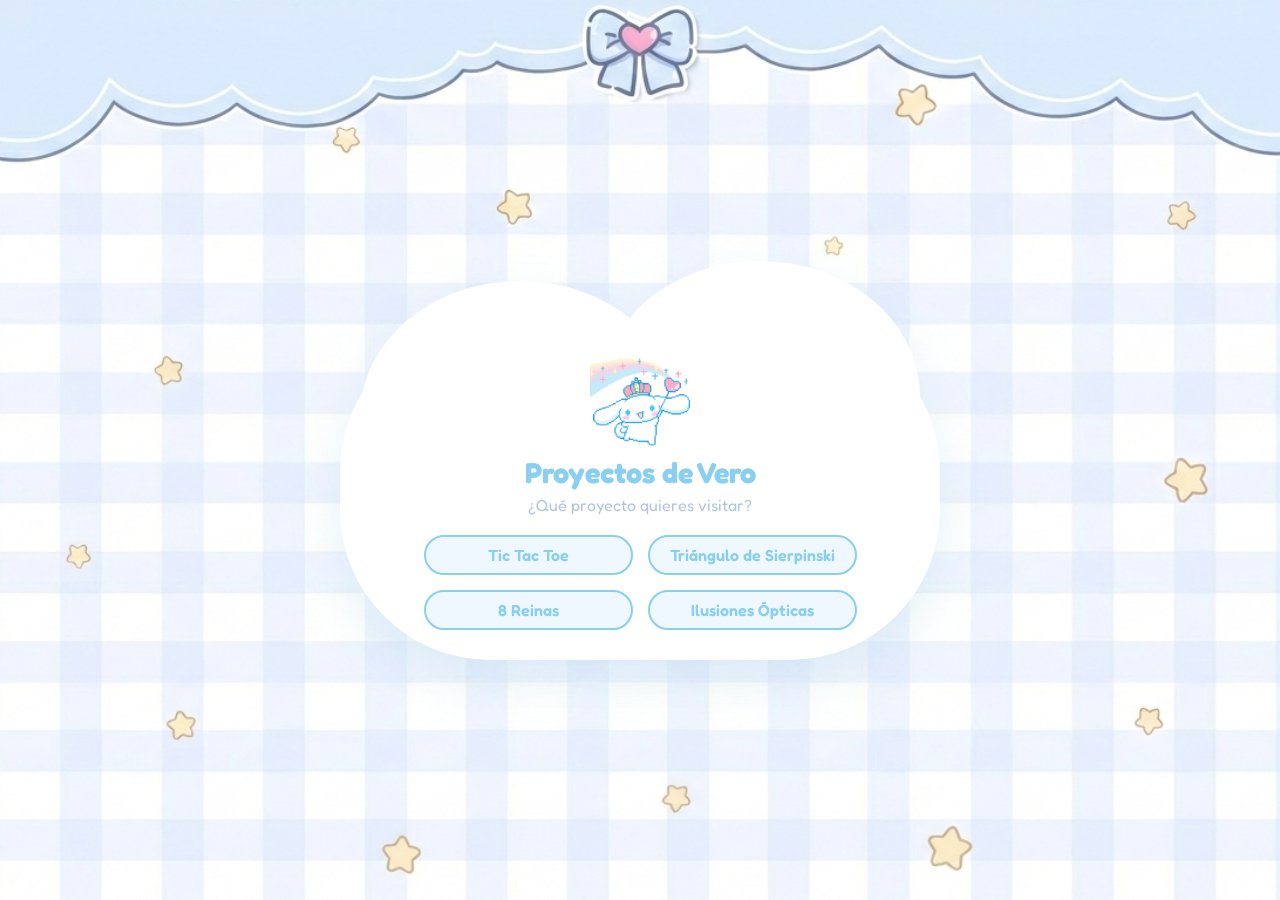
<file: index.html>
<!DOCTYPE html>
<html lang="en">

<head>
    <meta charset="UTF-8">
    <meta name="viewport" content="width=device-width, initial-scale=1.0">
    <title>Proyectos de Vero</title>
    <link href="https://fonts.googleapis.com/css2?family=Fredoka:wght@400;600&display=swap" rel="stylesheet">
    <link rel="stylesheet" href="home/css/style.css">
</head>

<body>
    <div class="cloud-wrapper">
        <div class="cloud">
            <div class="cloud-content">
                <img src="home/img/cinna.gif" alt="Gifcito del chilito morrón con una barita" class="cinna">
                <h1>Proyectos de Vero</h1>
                <p>¿Qué proyecto quieres visitar?</p>
                <div class="cloud-buttons">
                    <a href="tictactoe/index.html" class="project-link">Tic Tac Toe</a>
                    <a href="triangulo_sierpinski/index.html" class="project-link">Triángulo de Sierpinski</a>
                    <a href="8reinas/index.html" class="project-link">8 Reinas</a>
                    <a href="ilusiones/index.html" class="project-link">Ilusiones Ópticas</a>
                </div>
            </div>
        </div>
    </div>
</body>

</html>
</file>
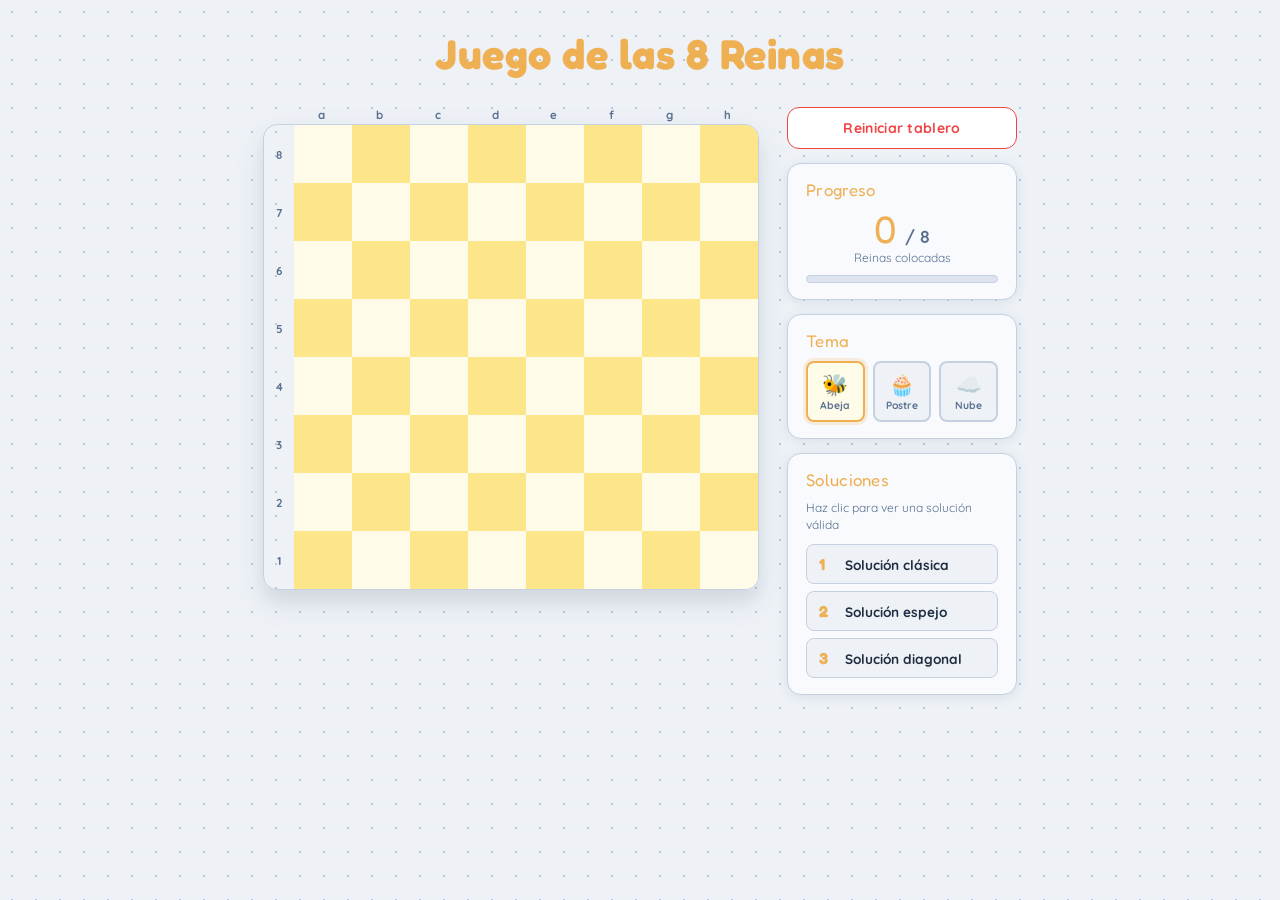
<file: 8reinas/index.html>
<!DOCTYPE html>
<html lang="es">
<head>
  <meta charset="UTF-8" />
  <meta name="viewport" content="width=device-width, initial-scale=1.0" />
  <title>8 Reinas </title>
  <link
  href="https://fonts.googleapis.com/css2?family=Fredoka+One&family=Quicksand:wght@400;700&display=swap"
  rel="stylesheet"
  />
  <link rel="stylesheet" href="css/styles.css" />
</head>

<body class="bee">

  <h1>Juego de las 8 Reinas</h1>

  <!-- Mensaje de victoria -->
  <div class="win-msg" id="winMsg">
    <span class="win-title">¡Ganaste!</span>
    <span class="win-sub">¡Ninguna reina se ataca!</span>
  </div>

  <div class="main-layout">

    <!-- TABLERO -->
    <div class="board-section">
      <div class="col-labels" id="colLabels"></div>
      <div id="board"></div>
    </div>

    <!--PANEL LATERAL -->
    <div class="panel">

       <!-- Botón reiniciar -->
      <button class="reset-btn" onclick="resetBoard()"> Reiniciar tablero</button>

      <!-- Contador -->
      <div class="card">
        <div class="card-title">Progreso</div>
        <div class="counter">
          <span class="num" id="queenCount">0</span>
          <span class="den">/ 8</span>
          <div class="counter-sub">Reinas colocadas</div>
        </div>

        <!-- Barra de progreso -->
        <div class="progress-track">
          <div class="progress-bar" id="progressBar"></div>
        </div>
      </div>

      <!-- Selector de tema -->
      <div class="card">
        <div class="card-title">Tema</div>
        <div class="theme-buttons">
          <button class="theme-btn active"
            onclick="setTheme('bee', this)"
            title="Abeja">
                🐝<span>Abeja</span>
          </button>

          <button class="theme-btn"
            onclick="setTheme('sweet', this)"
            title="Dulce">
                🧁<span>Postre</span>
          </button>

          <button class="theme-btn"
            onclick="setTheme('cloud', this)"
            title="Nube">
                ☁️<span>Nube</span>
          </button>
        </div>
      </div>

      <!-- Soluciones -->
      <div class="card">
        <div class="card-title">Soluciones</div>
        <p class="card-hint">Haz clic para ver una solución válida</p>
        <div class="solutions-list">
          <button class="sol-btn" onclick="applySolution([0,4,7,5,2,6,1,3])">
            <span class="sol-num">1</span> Solución clásica
          </button>
          <button class="sol-btn" onclick="applySolution([0,5,7,2,6,3,1,4])">
            <span class="sol-num">2</span> Solución espejo
          </button>
          <button class="sol-btn" onclick="applySolution([0,6,3,5,7,1,4,2])">
            <span class="sol-num">3</span> Solución diagonal
          </button>
        </div>
      </div>

    </div>
  </div>

  <script src="js/functions.js"></script>
</body>
</html>
</file>
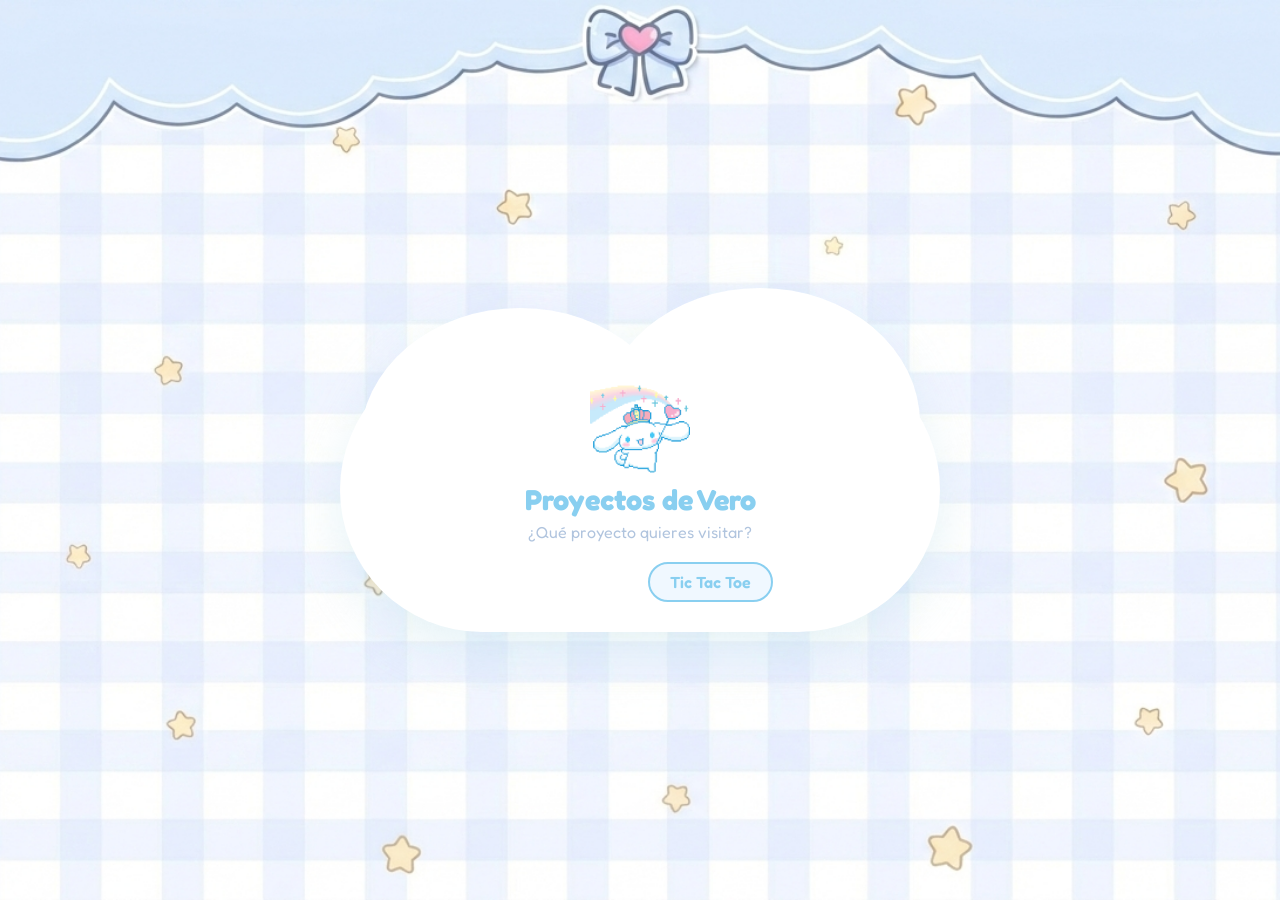
<file: home/index.html>
<!DOCTYPE html>
<html lang="en">

<head>
    <meta charset="UTF-8">
    <meta name="viewport" content="width=device-width, initial-scale=1.0">
    <title>Proyectos de Vero</title>
    <link href="https://fonts.googleapis.com/css2?family=Fredoka:wght@400;600&display=swap" rel="stylesheet">
    <link rel="stylesheet" href="/home/css/style.css">
</head>

<body>
    <div class="cloud-wrapper">
        <div class="cloud">
            <div class="cloud-content">
                <img src="/home/img/cinna.gif" alt="Gifcito del chilito morrón bailando" class="cinna">
                <h1>Proyectos de Vero</h1>
                <p>¿Qué proyecto quieres visitar?</p>
                <div class="cloud-buttons">
                    <div></div>
                    <a href="../tictactoe/index.html" class="project-link">Tic Tac Toe</a>
                </div>
            </div>
        </div>
    </div>
</body>

</html>
</file>
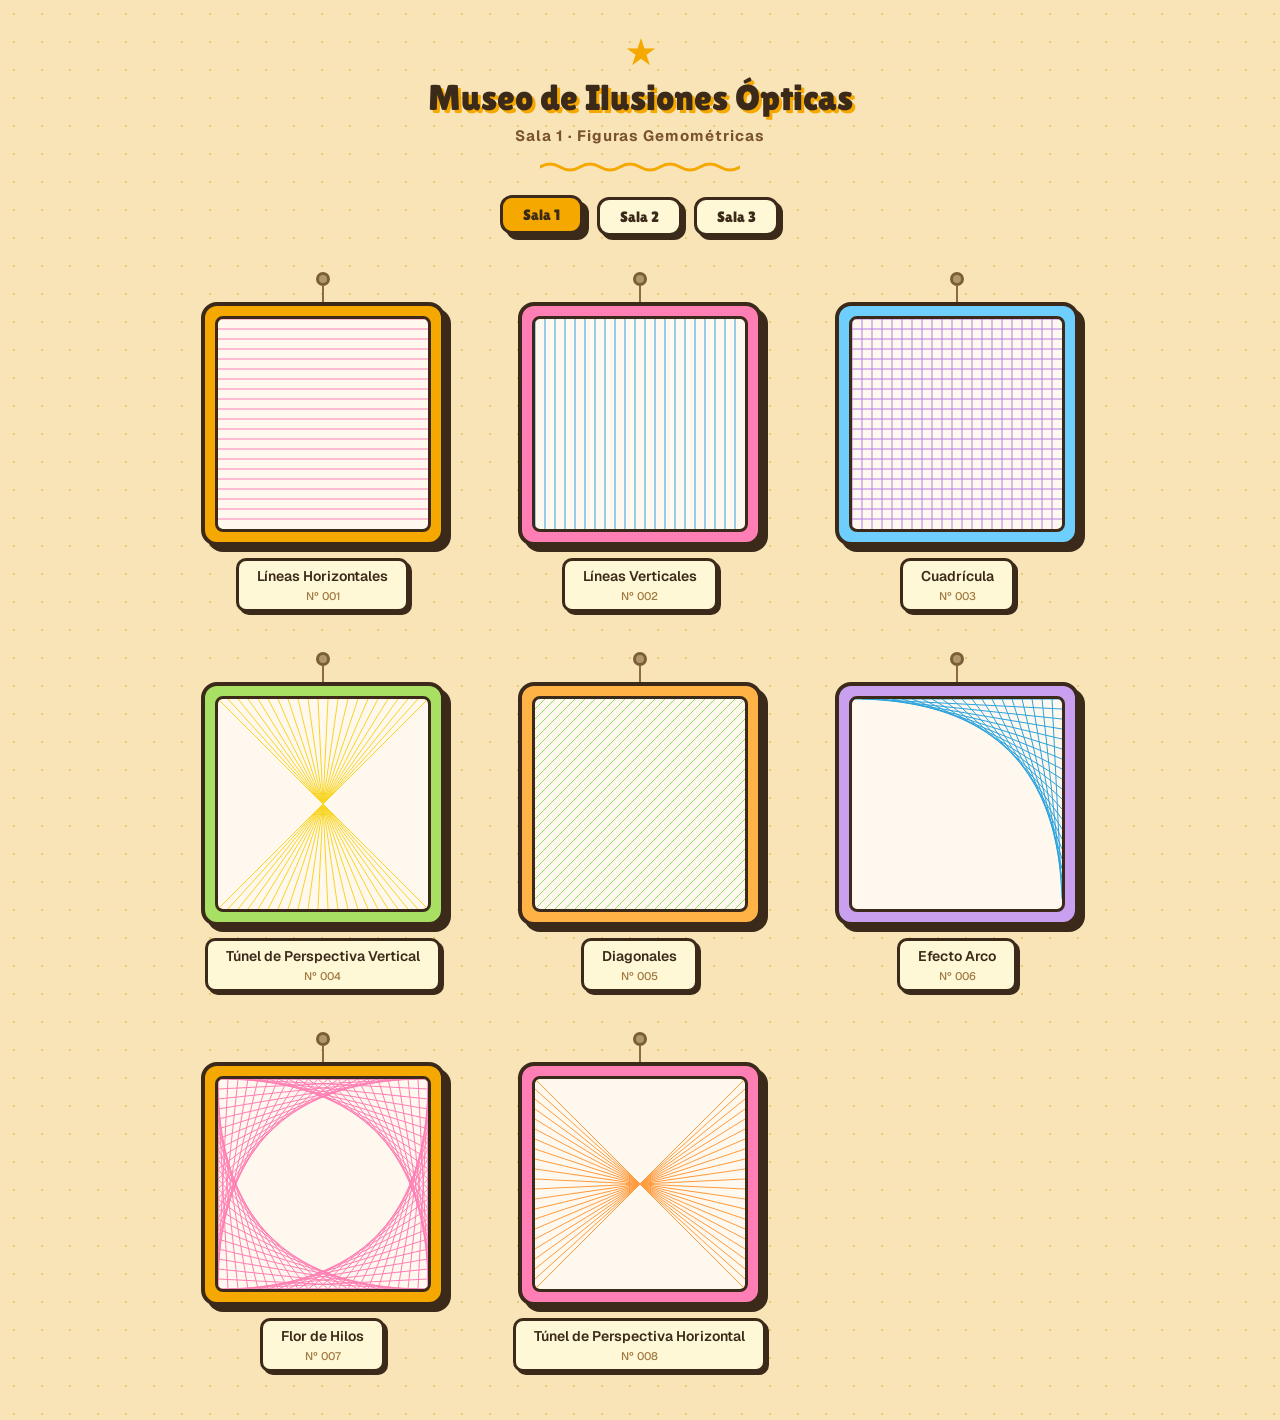
<file: ilusiones/index.html>
<!DOCTYPE html>
<html lang="es">
<head>
  <meta charset="UTF-8">
  <meta name="viewport" content="width=device-width, initial-scale=1.0">
  <title>Museo de Ilusiones Ópticas</title>
  <link rel="stylesheet" href="css/styles.css">
  <link 
  href="https://fonts.googleapis.com/css2?family=Geist:wght@100..900&family=Lilita+One&display=swap" 
  rel="stylesheet"
  >
</head>
<body>

  <div class="gallery">

    <!-- HEADER -->
    <header class="gallery-header">
      <div class="star">★</div>
      <h1 class="gallery-title">Museo de Ilusiones Ópticas</h1>
      <p class="gallery-subtitle" id="room-label"></p>
      <div class="wiggly-line"></div>
    </header>

    <!-- NAVEGACIÓN DE SALAS -->
    <nav class="room-nav">
      <button class="room-btn active" onclick="changeRoom(1)">Sala 1</button>
      <button class="room-btn" onclick="changeRoom(2)">Sala 2</button>
      <button class="room-btn" onclick="changeRoom(3)">Sala 3</button>
    </nav>

    <!-- GRID DE OBRAS -->
    <div class="artworks-grid" id="grid"></div>

  </div>

  <script src="js/sala1.js"></script>
  <script src="js/sala2.js"></script>
  <script src="js/sala3.js"></script>
  <script src="js/rooms.js"></script>
  <script src="js/main.js"></script>
</body>
</html>
</file>
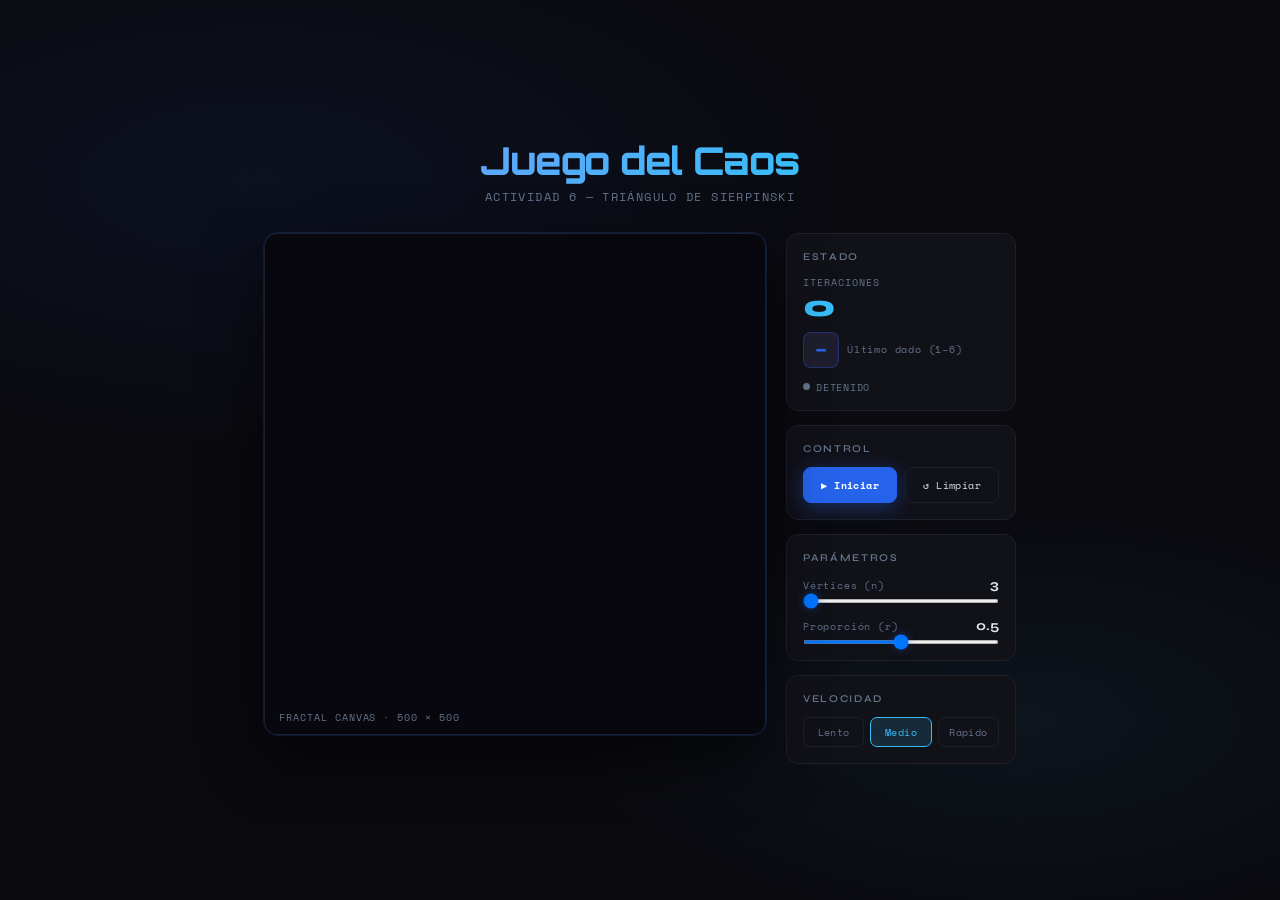
<file: triangulo_sierpinski/index.html>
<!DOCTYPE html>
<html lang="es">
<head>
  <meta charset="UTF-8">
  <title>Juego del Caos</title>
  <link href="https://fonts.googleapis.com/css2?family=Space+Mono:wght@400;700&family=Syne:wght@400;600;800&family=Orbitron:wght@700;900&display=swap" rel="stylesheet">
  <link rel="stylesheet" href="css/styles.css">
  <script src="js/functions.js" defer></script>
</head>
<body>

<header>
  <h1>Juego del Caos</h1>
  <p>Actividad 6 — Triángulo de Sierpinski</p>
</header>

<div class="layout">

  <!-- CANVAS donde se dibuja el fractal -->
  <div class="canvas-wrap">
    <canvas id="canvas" width="500" height="500"></canvas>
    <span class="canvas-label">Fractal Canvas · 500 × 500</span>
  </div>

  <!-- PANEL DE CONTROL -->
  <div class="panel">

    <!-- ESTADO -->
    <div class="card">
      <div class="card-title">Estado</div>

      <!-- Contador de iteraciones -->
      <div class="stat-block">
        <span class="stat-label">Iteraciones</span>
        <span class="stat-value" id="iter">0</span>
      </div>

      <!-- Dado: muestra el último vértice elegido aleatoriamente -->
      <div class="dado-display">
        <div class="dado-pill" id="dado">–</div>
        <span class="dado-label">Último dado (1–6)</span>
      </div>

      <!-- Indicador corriendo / detenido -->
      <div class="status-row" style="margin-top:12px">
        <div class="status-dot" id="statusDot"></div>
        <span id="statusText">Detenido</span>
      </div>
    </div>

    <!-- CONTROL -->
    <div class="card">
      <div class="card-title">Control</div>
      <div class="btn-group">
        <!-- Botón toggle: Iniciar/Detener -->
        <button class="btn primary" id="btnToggle" onclick="toggleIniciar()">▶ Iniciar</button>
        <!-- Botón Limpiar -->
        <button class="btn danger" onclick="limpiar()">↺ Limpiar</button>
      </div>
    </div>

    <!-- PARÁMETROS -->
    <div class="card">
      <div class="card-title">Parámetros</div>

      <!-- Número de vértices del polígono -->
      <div class="slider-group">
        <div class="slider-header">
          <span class="slider-name">Vértices (n)</span>
          <span class="slider-val" id="valorN">3</span>
        </div>
        <input type="range" min="3" max="8" value="3" id="n" oninput="cambiarN()">
      </div>

      <!-- Proporción de avance hacia el vértice elegido -->
      <div class="slider-group" style="margin-top:14px">
        <div class="slider-header">
          <span class="slider-name">Proporción (r)</span>
          <span class="slider-val" id="valorP">0.5</span>
        </div>
        <input type="range" min="0.1" max="0.9" step="0.01" value="0.5" id="proporcion" oninput="cambiarProporcion()">
      </div>
    </div>

    <!-- VELOCIDAD -->
    <div class="card">
      <div class="card-title">Velocidad</div>
      <div class="seg-group">
        <button class="seg-btn" onclick="setVelocidad(2, this)">Lento</button>
        <button class="seg-btn active" onclick="setVelocidad(50, this)">Medio</button>
        <button class="seg-btn" onclick="setVelocidad(300, this)">Rápido</button>
      </div>
    </div>

  </div>
</div>
</body>
</html>
</file>
<file: home/css/style.css>
body, html {
    margin: 0;
    padding: 0;
    height: 100%;
    width: 100%;
}

body {
    background-image: url('../img/background.png');
    background-size: cover;
    background-position: center;
    background-repeat: no-repeat;
    background-attachment: fixed;
    font-family: 'Fredoka', sans-serif;
    
    margin: 0;
    padding: 0;
    min-height: 100vh;
    width: 100vw;
    
    display: flex;
    justify-content: center;
    align-items: center;
    overflow: hidden;
}

.cloud-wrapper {
    display: flex;
    justify-content: center;
    align-items: center;
    filter: drop-shadow(0 20px 25px rgba(173, 216, 230, 0.3));
    animation: float 4s ease-in-out infinite;
    margin-top: 80px; 
}

.cloud {
    width: 600px; 
    min-height: 180px; 
    background: #ffffff;
    border-radius: 150px;
    position: relative;
    display: flex;
    justify-content: center;
    align-items: center;
}

.cloud::after, .cloud::before {
    content: '';
    position: absolute;
    background: #ffffff;
    border-radius: 50%;
    z-index: -1;
}

/* Círculo izquierdo */
.cloud::after {
    width: 320px;
    height: 270px;
    top: -40px;
    left: 20px;
}

/* Círculo derecho */
.cloud::before {
    width: 320px;
    height: 270px;
    top: -60px;
    right: 20px;
}

.cloud-content {
    position: relative;
    z-index: 10;
    text-align: center;
    padding: 30px 40px;
}

.cloud-buttons {
    margin-top: 20px;
    display: grid;
    grid-template-columns: repeat(2, 1fr);
    gap: 15px;
}

.cinna{
    height: 100px;
}

h1 {
    color: #89cff0;
    font-size: 1.8rem;
    margin: 0;
}

p {
    color: #b0c4de;
    font-size: 1rem;
    margin: 5px 0 15px 0;
}

.project-link {
    display: inline-block;
    text-decoration: none;
    background-color: #f0f8ff;
    color: #89cff0;
    padding: 8px 20px;
    border-radius: 20px;
    border: 2px solid #89cff0;
    font-weight: 600;
    transition: all 0.3s ease;
}

.project-link:hover {
    background-color: #89cff0;
    color: white;
    transform: translateY(-3px);
}

@keyframes float {
    0%, 100% { transform: translateY(0); }
    50% { transform: translateY(-20px); }
}
</file>
<file: 8reinas/css/styles.css>
/* 1. VARIABLES DE TEMA:

   Cada tema define colores del tablero, acento y emoji de reina.
   La clase en <body> activa el tema correspondiente.

*/

:root {
  /* Tema activo por defecto: Abeja */
  --cell-light:    #fef9c3;
  --cell-dark:     #fbbf24;
  --accent:        #d97706;
  --accent-soft:   #fef3c7;
  --queen-emoji:   "🐝";

  /* Colores de estado */
  --queen-bg:      #4ade80;
  --queen-ring:    #16a34a;

  /* Fondo y UI */
  --bg:            #eef2f7;
  --bg2:           #dde4ef;
  --surface:       #f8fafd;
  --surface2:      #eef2f7;
  --border:        #c5d0e0;
  --text-main:     #1e2d40;
  --text-muted:    #5a7190;
  --shadow:        rgba(30, 60, 100, 0.10);

  --radius-sm:  8px;
  --radius:     14px;
  --radius-lg:  20px;
}

/* Tema Abeja 🐝 */
body.bee {
  --cell-light:  #fefce8;
  --cell-dark:   #fde68a;
  --accent:      #eeb053;
  --accent-soft: #fefce8;
  --queen-emoji: "🐝";
}

/* Tema Psotre 🧁 */
body.sweet {
  --cell-light:  #fdf2f8;
  --cell-dark:   #fbcfe8;
  --accent:      #d8719c;
  --accent-soft: #fdf2f8;
  --queen-emoji: "🧁";
}

/* Tema Nube ☁️ */
body.cloud {
  --cell-light:  #f0f9ff;
  --cell-dark:   #bae6fd;
  --accent:      #4588c7;
  --accent-soft: #f0f9ff;
  --queen-emoji: "☁️";
}

/* 2. RESET Y BASE */
*, *::before, *::after {
  margin: 0;
  padding: 0;
  box-sizing: border-box;
}

body {
  font-family: 'Quicksand', sans-serif;
  background-color: var(--bg);
  /* Patrón de puntitos */
  background-image: radial-gradient(#b8c8dc 1px, transparent 1px);
  background-size: 24px 24px;
  min-height: 100vh;
  display: flex;
  flex-direction: column;
  align-items: center;
  padding: 28px 16px 48px;
  color: var(--text-main);
}

/* 3. TIPOGRAFÍA Y TÍTULO */
h1 {
  font-family: 'Fredoka One';
  font-size: clamp(1.8rem, 5vw, 2.6rem);
  color: var(--accent);
  text-align: center;
  margin-bottom: 28px;
  letter-spacing: 0.5px;
}

/* 4. LAYOUT PRINCIPAL */
.main-layout {
  display: flex;
  gap: 28px;
  align-items: flex-start;
  flex-wrap: wrap;
  justify-content: center;
  width: 100%;
  max-width: 900px;
}

/* 5. TABLERO Y CELDAS */
.board-section {
  display: flex;
  flex-direction: column;
}

/* Etiquetas de columna (a–h) */
.col-labels {
  display: flex;
  margin-bottom: 2px;
}
.col-labels span {
  width: 58px;
  text-align: center;
  font-size: 0.72rem;
  font-weight: 800;
  color: var(--text-muted);
  letter-spacing: 0.05em;
}

/* Cada fila del tablero */
.board-row {
  display: flex;
  align-items: center;
}

/* Etiqueta de fila (8–1) */
.row-label {
  width: 30px;
  text-align: center;
  font-size: 0.72rem;
  font-weight: 800;
  color: var(--text-muted);
}

/* Bloque Tablero */
#board {
  border-radius: var(--radius);
  overflow: hidden;
  box-shadow:
    0 12px 32px var(--shadow),
    0 12px 12px rgba(111, 112, 124, 0.08);
  border: 1px solid var(--border);
}

/* Celda individual */
.cell {
  width: 58px;
  height: 58px;
  display: flex;
  align-items: center;
  justify-content: center;
  font-size: 28px;
  cursor: pointer;
  position: relative;
  /* Transición para todos los cambios */
  transition: filter 0.12s ease, transform 0.12s ease, background-color 0.18s ease;
  user-select: none;
}

/* Hover en celdas libres */
.cell:hover:not(.blocked):not(.queen) {
  filter: brightness(1.12);
  transform: scale(1.07);
  z-index: 5;
}

/* 6. ESTADOS DE CELDA */

/* PREVIEW DE HOVER (.hovered-attack):
   Cuando el mouse pasa por una celda libre, JS marca con esta clase
   todas las celdas que SERÍAN atacadas. Parpadean suavemente.
*/
.cell.hovered-attack::after {
  content: '';
  position: absolute;
  inset: 0;
  background: rgba(251, 146, 60, .7);
  pointer-events: none;
  animation: hoverBlink 0.7s ease-in-out infinite alternate;
}

@keyframes hoverBlink {
  from { opacity: 0.3; }
  to   { opacity: 1;   }
}

/* ATACADA (reina ya colocada):
   Overlay rojo transparente. Más oscuro que el preview
   para que se note la diferencia entre "si pusiera" vs "ya puse".
*/
.cell.attacked {
  position: relative;
}
.cell.attacked::after {
  content: '';
  position: absolute;
  inset: 0;
  background: rgba(200, 40, 20, 0.42);
  pointer-events: none;
  transition: background 0.18s ease;
}

/* Hover sobre una celda ya atacada: se aclara un poco */
.cell.attacked:not(.blocked):hover::after {
  background: rgba(200, 40, 20, 0.25);
}

/* BLOQUEADA (atacada + no se puede colocar) */
.cell.blocked {
  cursor: not-allowed;
}
.cell.blocked:hover {
  transform: none;
  filter: none;
}

/* CON REINA:
   Verde para que resalte sobre cualquier color de tema.
*/
.cell.queen {
  background-color: var(--queen-bg) !important;
  cursor: pointer;
  box-shadow: inset 0 0 0 3px var(--queen-ring);
}
.cell.queen::before {
  content: var(--queen-emoji);
  font-size: 30px;
  animation: queenPop 0.28s cubic-bezier(0.34, 1.56, 0.64, 1) both;
  filter: drop-shadow(0 2px 4px rgba(0,0,0,0.25));
}
.cell.queen:hover {
  filter: brightness(1.08);
  transform: scale(1.05);
  z-index: 5;
}

/* 7. PANEL LATERAL Y TARJETAS */
.panel {
  display: flex;
  flex-direction: column;
  gap: 14px;
  width: 230px;
  min-width: 210px;
}

.card {
  background: var(--surface);
  border-radius: var(--radius);
  padding: 16px 18px;
  border: 1.5px solid var(--border);
  box-shadow: 0 2px 12px var(--shadow);
}

.card-title {
  font-family: 'Fredoka One';
  font-size: 1.05rem;
  color: var(--accent);
  margin-bottom: 10px;
  letter-spacing: 0.3px;
}

.card-hint {
  font-size: 0.75rem;
  color: var(--text-muted);
  margin-bottom: 10px;
  line-height: 1.4;
}

/* 8. CONTADOR Y BARRA DE PROGRESO */
.counter {
  text-align: center;
  margin-bottom: 10px;
}
.counter .num {
  font-family: 'Fredoka One', cursive;
  font-size: 2.4rem;
  color: var(--accent);
  line-height: 1;
}
.counter .den {
  font-size: 1.1rem;
  color: var(--text-muted);
  font-weight: 700;
  margin-left: 4px;
}
.counter-sub {
  font-size: 0.75rem;
  color: var(--text-muted);
  margin-top: 2px;
}

/* Barra de progreso */
.progress-track {
  height: 8px;
  background: var(--bg2);
  border-radius: 99px;
  overflow: hidden;
  border: 1px solid var(--border);
}
.progress-bar {
  height: 100%;
  width: 0%;
  background: var(--accent);
  border-radius: 99px;
  transition: width 0.35s cubic-bezier(0.4, 0, 0.2, 1);
}

/* 9. TEMAS, SOLUCIONES Y LEYENDA */

/* Botones */
.theme-buttons {
  display: flex;
  gap: 8px;
}
.theme-btn {
  flex: 1;
  display: flex;
  flex-direction: column;
  align-items: center;
  gap: 2px;
  padding: 8px 4px;
  border: 2px solid var(--border);
  border-radius: var(--radius-sm);
  background: var(--surface2);
  color: var(--text-main);
  font-size: 1.3rem;
  cursor: pointer;
  transition: border-color 0.18s, background 0.18s, transform 0.15s;
  font-family: 'Quicksand';
  font-weight: 700;
}
.theme-btn span {
  font-size: 0.65rem;
  color: var(--text-muted);
  font-weight: 700;
}
.theme-btn:hover {
  background: var(--accent-soft);
  border-color: var(--accent);
  transform: translateY(-2px);
}
.theme-btn.active {
  border-color: var(--accent);
  background: var(--accent-soft);
  box-shadow: 0 0 0 3px color-mix(in srgb, var(--accent) 20%, transparent);
}

/* Botones de soluciones */
.solutions-list {
  display: flex;
  flex-direction: column;
  gap: 7px;
}
.sol-btn {
  display: flex;
  align-items: center;
  gap: 10px;
  padding: 9px 12px;
  border-radius: var(--radius-sm);
  background: var(--surface2);
  border: 1.5px solid var(--border);
  color: var(--text-main);
  font-family: 'Quicksand', sans-serif;
  font-weight: 700;
  font-size: 0.85rem;
  cursor: pointer;
  text-align: left;
  transition: background 0.15s, border-color 0.15s, transform 0.12s;
}
.sol-btn:hover {
  background: var(--accent-soft);
  border-color: var(--accent);
  transform: translateX(3px);
}
.sol-num {
  font-family: 'Fredoka One', cursive;
  font-size: 1rem;
  color: var(--accent);
  min-width: 16px;
}

/* 10. BOTÓN REINICIO */
.reset-btn {
  width: 100%;
  padding: 11px;
  border-radius: 12px;
  font-family: 'Quicksand';
  font-weight: 700;
  font-size: 0.875rem;
  cursor: pointer;
  letter-spacing: 0.3px;
  transition: background 0.18s, border-color 0.18s, color 0.18s;
  background: #ffffff;
  border: 1.5px solid #ef4444;
  color: #ef4444;
}

.reset-btn:hover {
  background: #fef2f2;
  border-color: #dc2626;
  color: #dc2626;
}

.reset-btn:active {
  background: #fee2e2;
}

/* 11. BANNER DE VICTORIA */
.win-msg {
  display: none;
  width: 100%;
  max-width: 750px;
  text-align: center;
  padding: 18px 32px;
  border-radius: 16px;
  background: #dcfce7;
  border: 2px solid #86efac;
  margin-bottom: 22px;
  animation: fadeSlideIn 0.45s cubic-bezier(0.34,1.4,0.64,1) both;
  box-sizing: border-box;
}

.win-msg.show {
  display: block;
}

.win-msg .win-title {
  font-family: 'Fredoka One', cursive;
  font-size: 1.6rem;
  color: #166534;
  display: block;
  margin-bottom: 4px;
}

.win-msg .win-sub {
  font-family: 'Quicksand', sans-serif;
  font-size: 0.9rem;
  font-weight: 700;
  color: #16a34a;
  display: block;
}

/* 12. ANIMACIONES */

/* Pop de reina al colocarse */
@keyframes queenPop {
  from { transform: scale(0) rotate(-25deg); opacity: 0; }
  to   { transform: scale(1) rotate(0deg);   opacity: 1; }
}

/* Aparición del mensaje de victoria */
@keyframes fadeSlideIn {
  from { opacity: 0; transform: translateY(8px) scale(0.95); }
  to   { opacity: 1; transform: translateY(0)  scale(1);     }
}

/* 13. RESPONSIVO */
@media (max-width: 620px) {
  .cell {
    width: 42px;
    height: 42px;
    font-size: 20px;
  }
  .cell.queen::before { font-size: 22px; }
  .col-labels span    { width: 42px; }
  .row-label          { width: 24px; }
  .panel {
    width: 100%;
    flex-direction: row;
    flex-wrap: wrap;
  }
  .card { flex: 1; min-width: 140px; }
}
</file>
<file: ilusiones/css/styles.css>
* {
  box-sizing: border-box;
  margin: 0;
  padding: 0;
}

/* BODY + FONDO  */
body {
  background-color: #f9e4b7;
  background-image: radial-gradient(circle, #e8c870 1px, transparent 1px);
  background-size: 28px 28px;
  min-height: 100vh;
  font-family: 'Geist', 'Arial Rounded MT Bold', Arial, sans-serif;
  font-weight: 600;
}

/* MAIN CONTAINER */
.gallery {
  max-width: 960px;
  margin: 0 auto;
  padding: 32px 24px 48px;
}

/* HEADER */
.gallery-header {
  text-align: center;
  margin-bottom: 24px;
}

.star {
  font-size: 32px;
  color: #f4a800;
  display: block;
  margin-bottom: 4px;
  animation: spin 6s linear infinite;
}

@keyframes spin {
  0%   { transform: rotate(0deg) scale(1); }
  50%  { transform: rotate(180deg) scale(1.2); }
  100% { transform: rotate(360deg) scale(1); }
}

.gallery-title {
  font-family: 'Lilita One', cursive;
  font-size: 36px;
  font-weight: 400;
  color: #3b2a1a;
  text-shadow: 3px 3px 0px #f4a800;
  margin-bottom: 8px;
}

.gallery-subtitle {
  font-family: 'Geist', sans-serif;
  font-size: 15px;
  font-weight: 700;
  color: #7a5230;
  letter-spacing: 1px;
  margin-bottom: 16px;
}

.wiggly-line {
  width: 200px;
  height: 12px;
  margin: 0 auto;
  background-image: url("data:image/svg+xml,%3Csvg xmlns='http://www.w3.org/2000/svg' width='200' height='12'%3E%3Cpath d='M0 6 Q10 0 20 6 Q30 12 40 6 Q50 0 60 6 Q70 12 80 6 Q90 0 100 6 Q110 12 120 6 Q130 0 140 6 Q150 12 160 6 Q170 0 180 6 Q190 12 200 6' fill='none' stroke='%23f4a800' stroke-width='3' stroke-linecap='round'/%3E%3C/svg%3E");
  background-repeat: no-repeat;
}

/* NAVEGACIÓN DE SALAS */
.room-nav {
  display: flex;
  justify-content: center;
  gap: 12px;
  margin-bottom: 36px;
}

.room-btn {
  font-family: 'Lilita One', cursive;
  font-size: 15px;
  font-weight: 400;
  color: #3b2a1a;
  background: #fff8d6;
  border: 3px solid #3b2a1a;
  border-radius: 12px;
  padding: 8px 20px;
  box-shadow: 4px 4px 0px #3b2a1a;
  cursor: pointer;
  transition: transform 0.12s, box-shadow 0.12s, background 0.12s;
}

.room-btn:hover {
  transform: translate(-2px, -2px);
  box-shadow: 6px 6px 0px #3b2a1a;
}

.room-btn:active {
  transform: translate(2px, 2px);
  box-shadow: 2px 2px 0px #3b2a1a;
}

.room-btn.active {
  background: #f4a800;
  color: #3b2a1a;
  transform: translate(-2px, -2px);
  box-shadow: 6px 6px 0px #3b2a1a;
}

/* GRID DE OBRAS */
.artworks-grid {
  display: grid;
  grid-template-columns: repeat(auto-fit, minmax(250px, 1fr));
  gap: 40px;
  justify-items: center;
  animation: fadeIn 0.3s ease;
}

@keyframes fadeIn {
  from { opacity: 0; transform: translateY(12px); }
  to   { opacity: 1; transform: translateY(0); }
}

/* TARJETITA DE OBRA */
.artwork-wrapper {
  display: flex;
  flex-direction: column;
  align-items: center;
}

.hanger {
  display: flex;
  flex-direction: column;
  align-items: center;
  margin-bottom: -2px;
}

.nail-head {
  width: 14px;
  height: 14px;
  background: #b0966a;
  border: 3px solid #7a5e38;
  border-radius: 50%;
}

.wire {
  width: 2px;
  height: 18px;
  background: #8a6a40;
}

/* MARCO */
.frame {
  border: 4px solid #3b2a1a;
  border-radius: 16px;
  padding: 10px;
  box-shadow: 6px 6px 0px #3b2a1a;
  transition: transform 0.15s, box-shadow 0.15s;
  cursor: pointer;
}

.frame:hover {
  transform: translate(-3px, -3px);
  box-shadow: 9px 9px 0px #3b2a1a;
}

.frame-inner {
  border: 3px solid #3b2a1a;
  border-radius: 8px;
  overflow: hidden;
  background: #fff8ee;
  line-height: 0;
}

.frame-inner canvas {
  display: block;
}

.frame-inner.empty {
  display: flex;
  align-items: center;
  justify-content: center;
  width: 210px;
  height: 210px;
  background: #fff8ee;
  line-height: normal;
}

.empty-label {
  font-family: 'Geist', sans-serif;
  font-size: 13px;
  font-weight: 700;
  color: #c8b090;
  text-align: center;
  padding: 8px;
  border: 2px dashed #d8c090;
  border-radius: 6px;
  margin: 12px;
}

/* PLACA */
.plaque {
  margin-top: 12px;
  background: #fff8d6;
  border: 3px solid #3b2a1a;
  border-radius: 10px;
  padding: 6px 18px;
  box-shadow: 3px 3px 0px #3b2a1a;
  text-align: center;
}

.plaque-title {
  font-family: 'Geist', sans-serif;
  font-size: 14px;
  font-weight: 600;
  color: #3b2a1a;
}

.plaque-num {
  font-family: 'Geist', sans-serif;
  font-size: 11px;
  font-weight: 500;
  color: #a07840;
  margin-top: 4px;
}

/* COLORES DE MARCOS */
.frame.color-0 { background: #f4a800; }
.frame.color-1 { background: #ff7eb3; }
.frame.color-2 { background: #6ecfff; }
.frame.color-3 { background: #a8e063; }
.frame.color-4 { background: #ffb347; }
.frame.color-5 { background: #c9a0f0; }

.frame.empty-color-0 { background: #ffe8b0; }
.frame.empty-color-1 { background: #ffc8dc; }
.frame.empty-color-2 { background: #b8e8ff; }
.frame.empty-color-3 { background: #c8f0a0; }
.frame.empty-color-4 { background: #ffd8a0; }
.frame.empty-color-5 { background: #e0c8ff; }
</file>
<file: triangulo_sierpinski/css/styles.css>
:root {
--bg: #0a0a0f;             /* Fondo de la página */
--surface: #111118;        /* Fondo de las tarjetas del panel */
--border: #1e1e2e;         /* Color de bordes y separadores */
--accent: #2563eb;         /* Color primario: azul */
--accent-glow: rgba(37, 99, 235, 0.4);   /* Sombra/brillo del azul */
--accent-hover: #1d4ed8;   /* Azul más oscuro para hover de botones */
--accent2: #38bdf8;        /* Color secundario: cyan (para stats y acentos) */
--accent2-glow: rgba(56, 189, 248, 0.15); /* Sombra/brillo del cyan */
--text: #e2e8f0;           /* Texto principal (claro) */
--text-muted: #64748b;     /* Texto secundario/apagado */
--success: #34d399;        /* Verde para el indicador "corriendo" */
}

* { box-sizing: border-box; margin: 0; padding: 0; }

/* BODY / LAYOUT PRINCIPAL */
body {
background: var(--bg); /* Se utiliza el color de fondo definido en :root */
font-family: 'Space Mono', monospace;
color: var(--text);
min-height: 100vh;
display: flex; /* Flexbox para centrar el contenido principal */
flex-direction: column; /* Apilar verticalmente */
align-items: center;
justify-content: center;
padding: 24px;

/* Manchas de luz de fondo */
background-image:
    radial-gradient(ellipse 80% 50% at 20% 20%, rgba(37,99,235,0.08) 0%, transparent 60%),
    radial-gradient(ellipse 60% 40% at 80% 80%, rgba(56,189,248,0.06) 0%, transparent 60%);
}

/* HEADER (Título y subtitulo) */
header {
text-align: center;
margin-bottom: 28px;
}

/* Título principal */
header h1 {
font-family: 'Orbitron', sans-serif;
font-weight: 800;
font-size: clamp(1.6rem, 4vw, 2.4rem); /* Tamaño responsivo entre 1.6rem y 2.4rem */
letter-spacing: -0.03em; /* Ajuste de kerning para que las letras estén más juntitas */
background: linear-gradient(135deg, #60a5fa 0%, #38bdf8 100%); /* Degradado azul-cyan */
-webkit-background-clip: text; /* Clip del fondo al texto para que el degradado solo se vea en las letras */
-webkit-text-fill-color: transparent; /* Hace el texto transparente para mostrar el fondo */
background-clip: text; /* Compatibilidad con otros navegadores */
}

/* Subtítulo */
header p {
font-size: 0.72rem;
color: var(--text-muted);
letter-spacing: 0.12em;
text-transform: uppercase; /* Convierte el texto a mayúsculas */
margin-top: 4px;
}

/* CONTENEDOR PRINCIPAL: Canvas + Panel */
.layout {
display: flex; /* Flexbox para colocar el canvas y el panel lado a lado */
gap: 20px;
align-items: flex-start; /* Alinea el panel al inicio del eje vertical para que quede alineado con el canvas */
}

/* CANVAS */
/* Contenedor del lienzo con borde y sombra */
.canvas-wrap {
position: relative;
border-radius: 14px;
overflow: hidden;
border: 1px solid var(--border);
box-shadow: 0 0 0 1px rgba(37,99,235,0.2), 0 24px 60px rgba(0,0,0,0.6);
}

/* El <canvas> donde se dibujan los puntos del fractal */
canvas {
display: block;
background: #07070d;
}

/* Etiqueta pequeña en la esquina inferior del canvas */
.canvas-label {
position: absolute;
bottom: 10px;
left: 14px;
font-size: 0.6rem;
color: var(--text-muted);
letter-spacing: 0.1em;
text-transform: uppercase;
}

/* PANEL DE CONTROL */
.panel {
width: 230px;
display: flex;
flex-direction: column;
gap: 14px;
}

/* Tarjeta base */
.card {
background: var(--surface);
border: 1px solid var(--border);
border-radius: 12px;
padding: 16px;
}

/* Título de sección dentro de la tarjeta */
.card-title {
font-family: 'Syne', sans-serif;
font-size: 0.65rem;
font-weight: 600;
letter-spacing: 0.16em;
text-transform: uppercase;
color: var(--text-muted);
margin-bottom: 12px;
}

/* ESTADO */
.stat-block {
display: flex;
flex-direction: column;
gap: 2px;
}

.stat-label {
font-size: 0.6rem;
color: var(--text-muted);
letter-spacing: 0.1em;
text-transform: uppercase;
}

/* Número grande de iteraciones */
.stat-value {
font-family: 'Syne', sans-serif;
font-size: 1.9rem;
font-weight: 800;
color: var(--accent2);
line-height: 1;
transition: color 0.2s;
}

/* DADO VISUAL */
/* Fila que muestra el último resultado del "dado" */
.dado-display {
display: flex;
align-items: center;
gap: 8px;
margin-top: 10px;
}

/* Número del dado */
.dado-pill {
width: 36px;
height: 36px;
border-radius: 8px;
background: var(--border);
border: 1px solid rgba(37,99,235,0.35);
display: flex;
align-items: center;
justify-content: center;
font-family: 'Syne', sans-serif;
font-size: 1.1rem;
font-weight: 800;
color: var(--accent);
transition: all 0.12s;
}

/* Estado "flash" del dado al tirar */
.dado-pill.flash {
background: rgba(37,99,235,0.2);
border-color: var(--accent);
box-shadow: 0 0 12px var(--accent-glow);
}

.dado-label {
font-size: 0.62rem;
color: var(--text-muted);
letter-spacing: 0.08em;
}

/* SLIDERS DE PARÁMETROS */
.slider-group {
display: flex;
flex-direction: column;
gap: 6px;
}

.slider-header {
display: flex;
justify-content: space-between;
align-items: baseline;
}

.slider-name {
font-size: 0.65rem;
color: var(--text-muted);
letter-spacing: 0.08em;
}

.slider-val {
font-family: 'Syne', sans-serif;
font-size: 0.85rem;
font-weight: 700;
color: var(--text);
}

input[type=range] {
width: 100%;
height: 4px;
border-radius: 99px;
background: var(--border);
outline: none;
cursor: pointer;
}

/* Bolita del slider */
input[type=range]::-webkit-slider-thumb {
-webkit-appearance: none;
width: 14px;
height: 14px;
border-radius: 50%;
background: var(--accent);
box-shadow: 0 0 8px var(--accent-glow);
cursor: pointer;
transition: transform 0.15s; /* Animación suave al interactuar con la bolita */
}

input[type=range]::-webkit-slider-thumb:hover {
transform: scale(1.3);
}

/* BOTONES */
/* Grid 2 columnas para los botones de la tarjeta Control */
.btn-group {
display: grid;
grid-template-columns: 1fr 1fr;
gap: 8px;
}

/* Botón secundario */
.btn {
padding: 9px 10px;
border-radius: 8px;
border: 1px solid var(--border);
background: transparent;
color: var(--text);
font-family: 'Space Mono', monospace;
font-size: 0.65rem;
letter-spacing: 0.04em;
cursor: pointer;
transition: all 0.18s;
display: flex;
align-items: center;
justify-content: center;
gap: 5px;
}

.btn:hover {
border-color: var(--accent);
color: var(--accent2);
background: rgba(37,99,235,0.1);
}

/* Botón primario */
.btn.primary {
grid-column: span 1;
background: var(--accent);
border-color: var(--accent);
color: white;
font-weight: 700;
box-shadow: 0 4px 20px var(--accent-glow);
}

.btn.primary:hover {
background: var(--accent-hover);
color: white;
border-color: var(--accent-hover);
box-shadow: 0 6px 28px rgba(37,99,235,0.5);
transform: translateY(-1px);
}

.btn.primary:active { transform: translateY(0); }

/* Hover del botón peligroso (Limpiar) */
.btn.danger:hover {
border-color: #f87171;
color: #f87171;
background: rgba(248,113,113,0.07);
}

/* SELECTOR DE VELOCIDAD */
.seg-group {
display: grid;
grid-template-columns: repeat(3, 1fr);
gap: 6px;
}

/* Botón */
.seg-btn {
padding: 7px 4px;
border-radius: 7px;
border: 1px solid var(--border);
background: transparent;
color: var(--text-muted);
font-family: 'Space Mono', monospace;
font-size: 0.6rem;
letter-spacing: 0.04em;
cursor: pointer;
transition: all 0.15s;
text-align: center;
}

.seg-btn.active,
.seg-btn:hover {
border-color: var(--accent2);
color: var(--accent2);
background: var(--accent2-glow);
}

/* INDICADOR DE ESTADO (puntito animado) */
.status-row {
display: flex;
align-items: center;
gap: 6px;
font-size: 0.6rem;
color: var(--text-muted);
letter-spacing: 0.08em;
text-transform: uppercase;
}

/* Punto de estado: gris cuando está detenido */
.status-dot {
width: 7px;
height: 7px;
border-radius: 50%;
background: var(--text-muted);
transition: background 0.3s;
}

/* Punto verde pulsante cuando el fractal está corriendo */
.status-dot.running {
background: var(--success);
box-shadow: 0 0 8px rgba(52,211,153,0.5);
animation: pulse 1.2s infinite;
}

/* Animación de pulso del punto verde */
@keyframes pulse {
0%, 100% { opacity: 1; }
50% { opacity: 0.4; }
}
</file>
